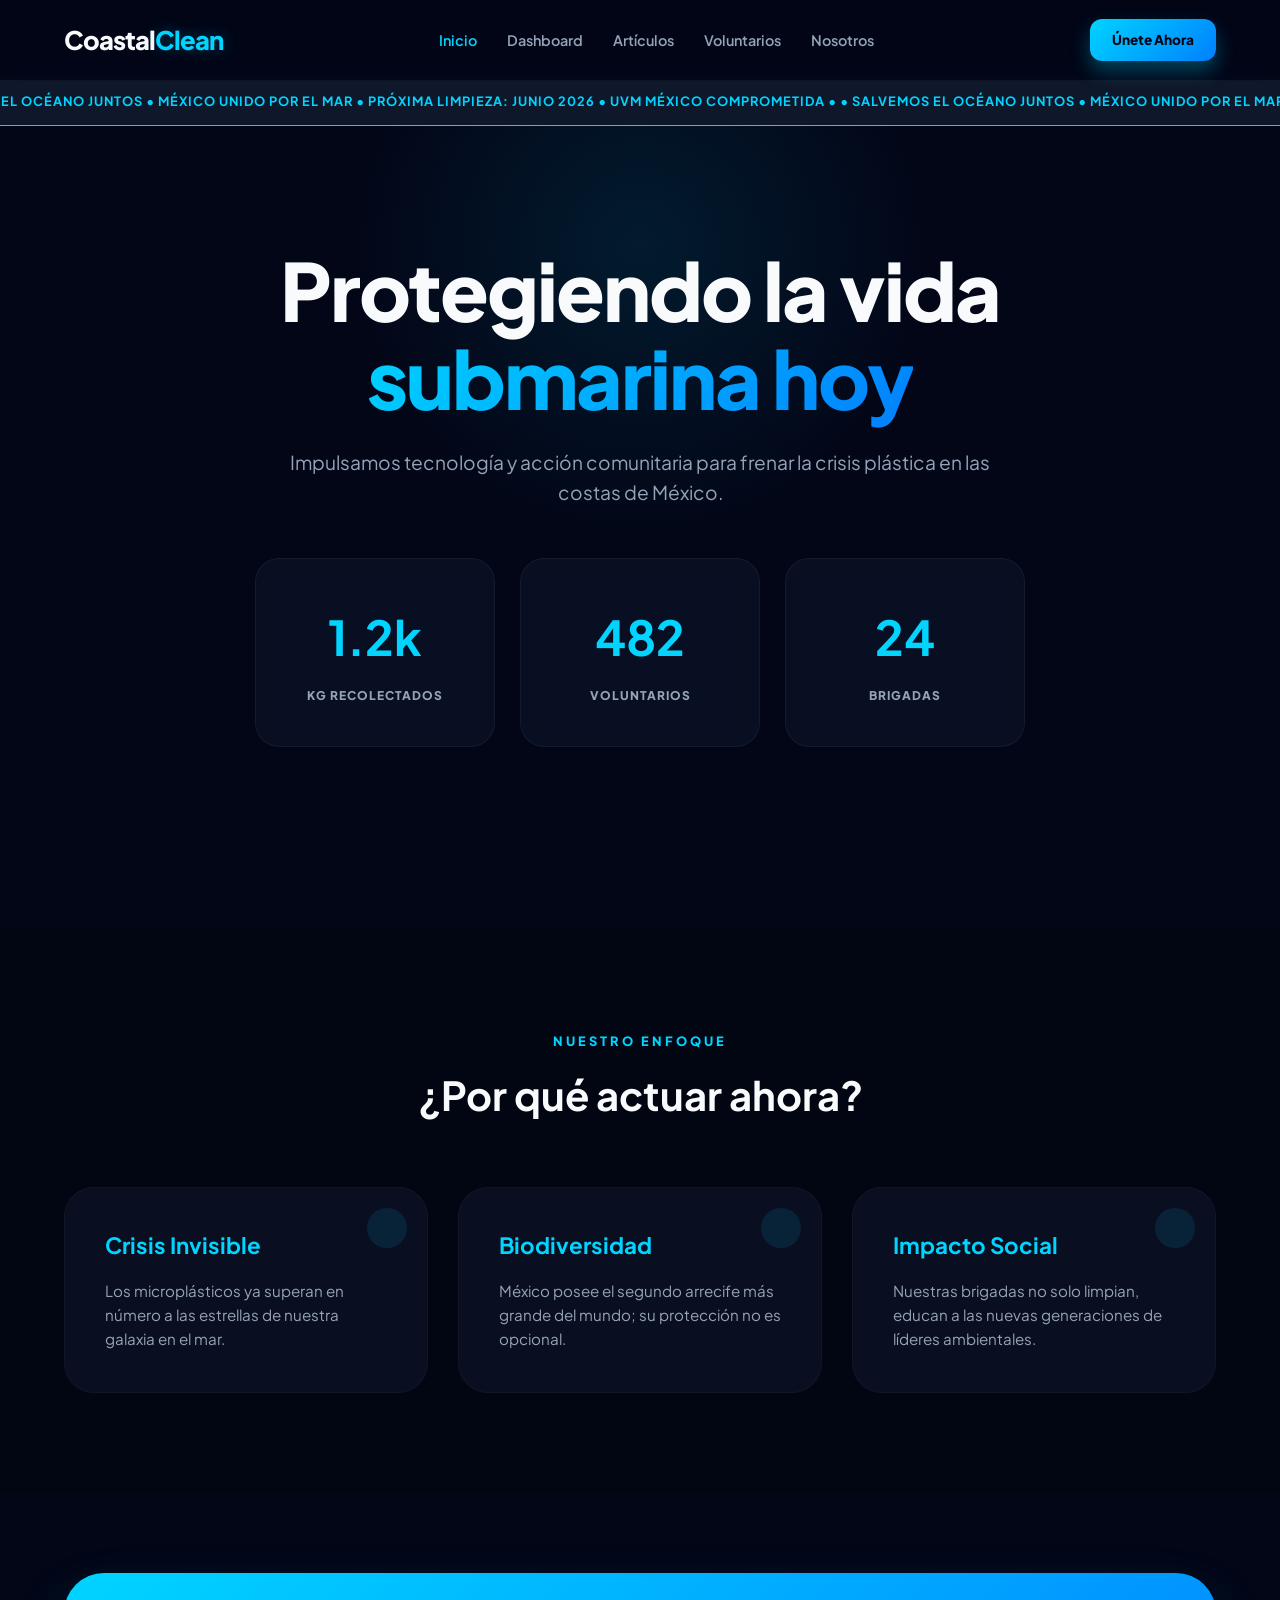
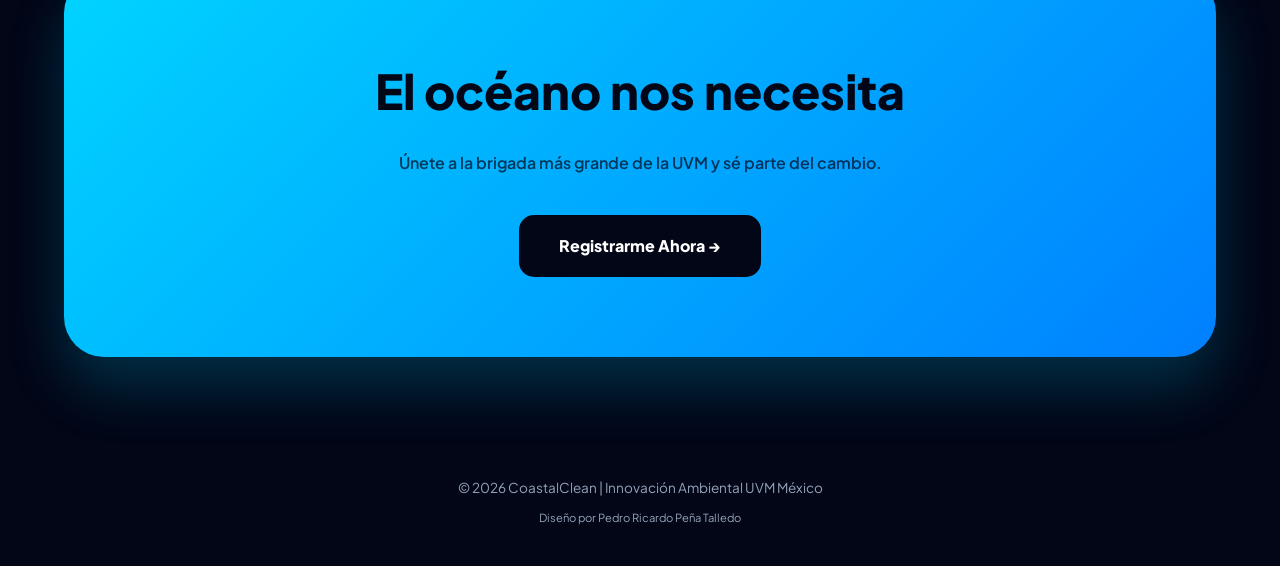
<file: index.html>
<!DOCTYPE html>
<html lang="es">
<head>
    <meta charset="UTF-8">
    <meta name="viewport" content="width=device-width, initial-scale=1.0">
    <title>CoastalClean | Innovación para el Océano</title>
    <!-- Fuentes de Google -->
    <link href="https://fonts.googleapis.com/css2?family=Plus+Jakarta+Sans:wght@300;400;600;800&display=swap" rel="stylesheet">
    
    <style>
        :root {
            --bg-deep: #020617;
            --bg-card: rgba(15, 23, 42, 0.6);
            --accent: #00d4ff;
            --accent-glow: rgba(0, 212, 255, 0.3);
            --text-main: #f8fafc;
            --text-dim: #94a3b8;
            --gradient: linear-gradient(135deg, #00d4ff 0%, #0080ff 100%);
        }

        * { margin: 0; padding: 0; box-sizing: border-box; }

        body {
            background-color: var(--bg-deep);
            color: var(--text-main);
            font-family: 'Plus Jakarta Sans', sans-serif;
            line-height: 1.6;
            overflow-x: hidden;
        }

        /* --- NAVEGACIÓN --- */
        header {
            position: fixed;
            top: 0; width: 100%; z-index: 1000;
            background: rgba(2, 6, 23, 0.8);
            backdrop-filter: blur(15px);
            border-bottom: 1px solid rgba(255,255,255,0.05);
        }

        nav {
            display: flex; justify-content: space-between; align-items: center;
            padding: 1.2rem 5%; max-width: 1400px; margin: 0 auto;
        }

        .logo { font-size: 1.6rem; font-weight: 800; letter-spacing: -1px; }
        .logo span { color: var(--accent); text-shadow: 0 0 15px var(--accent-glow); }

        .nav-links { display: flex; list-style: none; gap: 30px; }
        .nav-links a { 
            color: var(--text-dim); text-decoration: none; 
            font-size: 0.9rem; font-weight: 600; transition: 0.3s;
        }
        .nav-links a:hover { color: var(--accent); }
        .nav-links a.active { color: var(--accent); }

        .btn-top {
            background: var(--gradient); color: var(--bg-deep);
            padding: 10px 22px; border-radius: 12px;
            text-decoration: none; font-weight: 800; font-size: 0.85rem;
            box-shadow: 0 10px 20px var(--accent-glow); transition: 0.3s;
        }
        .btn-top:hover { transform: translateY(-2px); box-shadow: 0 15px 25px var(--accent-glow); }

        /* --- MARQUEE MODERNO --- */
        .marquee-box {
            background: #0f172a; padding: 12px 0; margin-top: 75px;
            border-bottom: 1px solid var(--accent); overflow: hidden;
        }
        #marquee-wrap { white-space: nowrap; display: inline-block; color: var(--accent); font-weight: 700; font-size: 0.8rem; text-transform: uppercase; letter-spacing: 1px; }

        /* --- HERO SECTION --- */
        .hero {
            padding: 120px 5% 80px; text-align: center;
            position: relative; overflow: hidden;
        }

        .hero::before {
            content: ""; position: absolute; top: 0; left: 50%;
            width: 600px; height: 600px; background: radial-gradient(circle, rgba(0,212,255,0.1) 0%, transparent 70%);
            transform: translate(-50%, -30%); z-index: -1;
        }

        .hero h1 { 
            font-size: clamp(2.5rem, 8vw, 5rem); font-weight: 800; 
            line-height: 1.1; letter-spacing: -2px; margin-bottom: 25px;
        }
        .hero h1 span {
            background: var(--gradient); -webkit-background-clip: text; -webkit-text-fill-color: transparent;
        }

        .hero p { color: var(--text-dim); font-size: 1.2rem; max-width: 700px; margin: 0 auto 50px; }

        /* --- STATS CARDS --- */
        .stats-container {
            display: flex; justify-content: center; gap: 25px; flex-wrap: wrap; margin-bottom: 100px;
        }

        .stat-card {
            background: var(--bg-card); border: 1px solid rgba(255,255,255,0.05);
            padding: 40px; border-radius: 24px; min-width: 240px;
            transition: 0.4s cubic-bezier(0.175, 0.885, 0.32, 1.275);
            backdrop-filter: blur(10px);
        }

        .stat-card:hover { border-color: var(--accent); transform: translateY(-10px); background: rgba(0,212,255,0.03); }
        .stat-card strong { display: block; font-size: 3rem; color: var(--accent); margin-bottom: 5px; }
        .stat-card span { color: var(--text-dim); text-transform: uppercase; font-size: 0.75rem; font-weight: 800; letter-spacing: 1px; }

        /* --- SECCIÓN PROBLEMA --- */
        .problem { padding: 100px 5%; background: rgba(0,0,0,0.2); }
        .section-header { text-align: center; margin-bottom: 60px; }
        .section-header span { color: var(--accent); font-weight: 800; letter-spacing: 3px; font-size: 0.8rem; }
        .section-header h2 { font-size: 2.5rem; margin-top: 10px; }

        .problem-grid {
            display: grid; grid-template-columns: repeat(auto-fit, minmax(280px, 1fr));
            gap: 30px; max-width: 1200px; margin: 0 auto;
        }

        .p-card {
            background: var(--bg-card); padding: 40px; border-radius: 30px;
            border: 1px solid rgba(255,255,255,0.03); position: relative;
        }
        .p-card::after {
            content: ""; position: absolute; top: 20px; right: 20px;
            width: 40px; height: 40px; background: var(--accent); opacity: 0.1; border-radius: 50%;
        }
        .p-card h3 { color: var(--accent); margin-bottom: 15px; font-size: 1.4rem; }
        .p-card p { color: var(--text-dim); font-size: 0.95rem; }

        /* --- CALL TO ACTION --- */
        .cta-section { padding: 80px 5%; }
        .cta-box {
            background: var(--gradient); border-radius: 40px;
            padding: 80px 40px; text-align: center; position: relative; overflow: hidden;
            box-shadow: 0 30px 60px rgba(0,212,255,0.2);
        }
        .cta-box h2 { color: var(--bg-deep); font-size: 3rem; font-weight: 800; margin-bottom: 20px; }
        .cta-box p { color: rgba(2, 6, 23, 0.7); font-weight: 600; margin-bottom: 40px; }
        
        .btn-dark {
            background: var(--bg-deep); color: white;
            padding: 18px 40px; border-radius: 15px;
            text-decoration: none; font-weight: 800; transition: 0.3s;
            display: inline-block;
        }
        .btn-dark:hover { transform: scale(1.05); background: #000; }

        footer { padding: 40px; text-align: center; color: var(--text-dim); font-size: 0.85rem; }

        /* ANIMACIONES */
        [data-reveal] { opacity: 0; transform: translateY(30px); transition: 0.8s ease-out; }
        [data-reveal].active { opacity: 1; transform: translateY(0); }
    </style>
</head>
<body>

    <header>
        <nav>
            <div class="logo">Coastal<span>Clean</span></div>
            <ul class="nav-links">
                <li><a href="index.html" class="active">Inicio</a></li>
                <li><a href="dashboard.html">Dashboard</a></li>
                <li><a href="articulos.html">Artículos</a></li>
                <li><a href="registro.html">Voluntarios</a></li>
                <li><a href="nosotros.html">Nosotros</a></li>
            </ul>
            <a href="registro.html" class="btn-top">Únete Ahora</a>
        </nav>
    </header>

    <div class="marquee-box">
        <div id="marquee-wrap">
            • SALVEMOS EL OCÉANO JUNTOS • MÉXICO UNIDO POR EL MAR • PRÓXIMA LIMPIEZA: JUNIO 2026 • UVM MÉXICO COMPROMETIDA •
        </div>
    </div>

    <main>
        <section class="hero">
            <h1 data-reveal>Protegiendo la vida <br><span>submarina hoy</span></h1>
            <p data-reveal>Impulsamos tecnología y acción comunitaria para frenar la crisis plástica en las costas de México.</p>
            
            <div class="stats-container" data-reveal>
                <div class="stat-card">
                    <strong>1.2k</strong>
                    <span>Kg Recolectados</span>
                </div>
                <div class="stat-card">
                    <strong>482</strong>
                    <span>Voluntarios</span>
                </div>
                <div class="stat-card">
                    <strong>24</strong>
                    <span>Brigadas</span>
                </div>
            </div>
        </section>

        <section class="problem">
            <div class="section-header" data-reveal>
                <span>NUESTRO ENFOQUE</span>
                <h2>¿Por qué actuar ahora?</h2>
            </div>
            
            <div class="problem-grid">
                <div class="p-card" data-reveal>
                    <h3>Crisis Invisible</h3>
                    <p>Los microplásticos ya superan en número a las estrellas de nuestra galaxia en el mar.</p>
                </div>
                <div class="p-card" data-reveal>
                    <h3>Biodiversidad</h3>
                    <p>México posee el segundo arrecife más grande del mundo; su protección no es opcional.</p>
                </div>
                <div class="p-card" data-reveal>
                    <h3>Impacto Social</h3>
                    <p>Nuestras brigadas no solo limpian, educan a las nuevas generaciones de líderes ambientales.</p>
                </div>
            </div>
        </section>

        <section class="cta-section" data-reveal>
            <div class="cta-box">
                <h2>El océano nos necesita</h2>
                <p>Únete a la brigada más grande de la UVM y sé parte del cambio.</p>
                <a href="registro.html" class="btn-dark">Registrarme Ahora →</a>
            </div>
        </section>
    </main>

    <footer>
        <p>&copy; 2026 CoastalClean | Innovación Ambiental UVM México</p>
        <p style="margin-top: 10px; font-size: 0.7rem;">Diseño por Pedro Ricardo Peña Talledo</p>
    </footer>

    <script>
        // Lógica del Marquee
        const mq = document.getElementById('marquee-wrap');
        mq.innerHTML += " " + mq.innerHTML;
        let x = 0;
        function move() {
            x -= 1.2;
            if (Math.abs(x) >= mq.scrollWidth / 2) x = 0;
            mq.style.transform = `translateX(${x}px)`;
            requestAnimationFrame(move);
        }
        move();

        // Lógica de Revelado al Scroll
        const observer = new IntersectionObserver((entries) => {
            entries.forEach(entry => {
                if (entry.isIntersecting) entry.target.classList.add('active');
            });
        }, { threshold: 0.1 });

        document.querySelectorAll('[data-reveal]').forEach(el => observer.observe(el));
    </script>
</body>
</html>
</file>
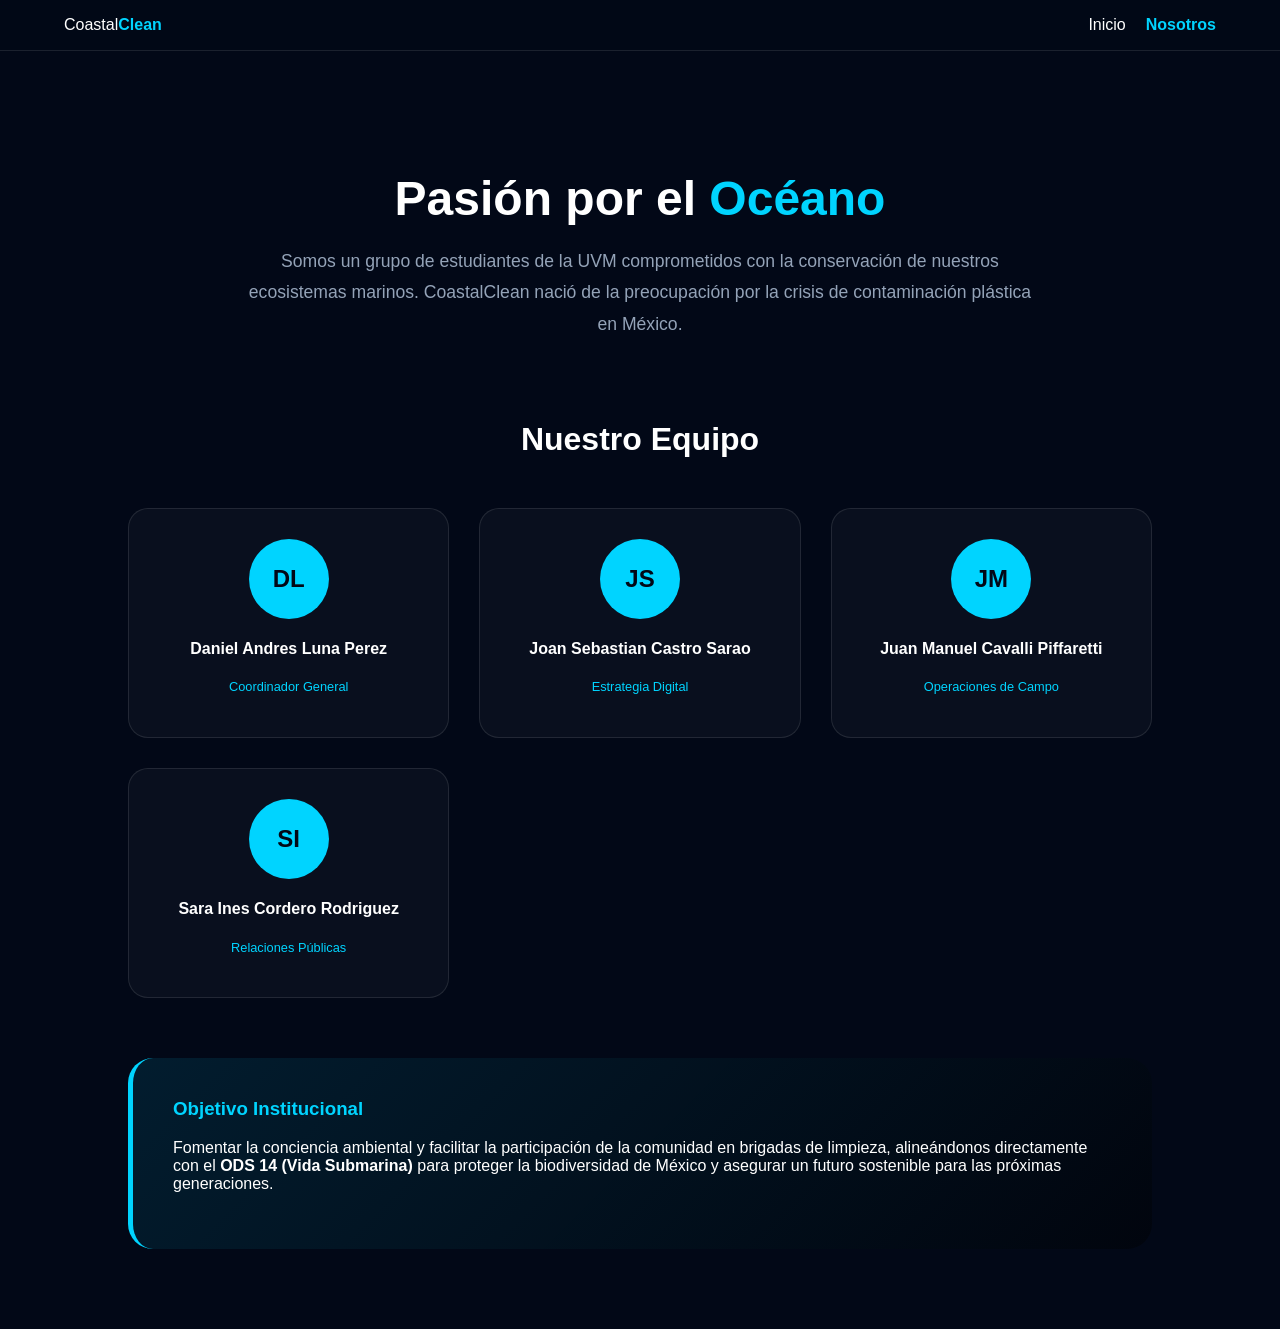
<file: nosotros.html>
<!DOCTYPE html>
<html lang="es">
<head>
    <meta charset="UTF-8">
    <title>CoastalClean - Quiénes Somos</title>
    <style>
        :root { --bg: #020817; --accent: #00d4ff; }
        body { background: var(--bg); color: white; font-family: 'Inter', sans-serif; margin: 0; }
        header { background: rgba(2, 8, 23, 0.9); padding: 1rem 5%; display: flex; justify-content: space-between; align-items: center; border-bottom: 1px solid rgba(255,255,255,0.1); }
        .logo span { color: var(--accent); font-weight: bold; }
        .container { padding: 80px 10%; max-width: 1200px; margin: 0 auto; }
        
        .hero-nosotros { text-align: center; margin-bottom: 80px; }
        .hero-nosotros h1 { font-size: 3rem; margin-bottom: 20px; }
        .hero-nosotros p { color: #94a3b8; font-size: 1.1rem; max-width: 800px; margin: 0 auto; line-height: 1.8; }
        
        .team-grid { display: grid; grid-template-columns: repeat(auto-fit, minmax(250px, 1fr)); gap: 30px; margin: 50px 0; }
        .member-card { background: rgba(255,255,255,0.03); border: 1px solid rgba(255,255,255,0.1); padding: 30px; border-radius: 20px; text-align: center; transition: 0.3s; }
        .member-card:hover { border-color: var(--accent); background: rgba(0,212,255,0.05); }
        .avatar { width: 80px; height: 80px; background: var(--accent); border-radius: 50%; margin: 0 auto 15px; display: flex; align-items: center; justify-content: center; font-weight: bold; color: #020817; font-size: 1.5rem; }
        
        .ods-box { background: linear-gradient(135deg, rgba(0,212,255,0.1), rgba(0,0,0,0.4)); padding: 40px; border-radius: 25px; border-left: 5px solid var(--accent); margin-top: 60px; }
        .ods-box h3 { color: var(--accent); margin-top: 0; }
    </style>
</head>
<body>
    <header>
        <div class="logo">Coastal<span>Clean</span></div>
        <nav style="display:flex; gap:20px;">
            <a href="index.html" style="color:#fff; text-decoration:none;">Inicio</a>
            <a href="nosotros.html" style="color:var(--accent); text-decoration:none; font-weight:bold;">Nosotros</a>
        </nav>
    </header>
    
    <main class="container">
        <section class="hero-nosotros">
            <h1>Pasión por el <span style="color:var(--accent)">Océano</span></h1>
            <p>Somos un grupo de estudiantes de la UVM comprometidos con la conservación de nuestros ecosistemas marinos. CoastalClean nació de la preocupación por la crisis de contaminación plástica en México.</p>
        </section>

        <section>
            <h2 style="text-align:center; font-size:2rem;">Nuestro Equipo</h2>
            <div class="team-grid">
                <div class="member-card"><div class="avatar">DL</div><h4>Daniel Andres Luna Perez</h4><p style="color:var(--accent); font-size:0.8rem;">Coordinador General</p></div>
                <div class="member-card"><div class="avatar">JS</div><h4>Joan Sebastian Castro Sarao</h4><p style="color:var(--accent); font-size:0.8rem;">Estrategia Digital</p></div>
                <div class="member-card"><div class="avatar">JM</div><h4>Juan Manuel Cavalli Piffaretti</h4><p style="color:var(--accent); font-size:0.8rem;">Operaciones de Campo</p></div>
                <div class="member-card"><div class="avatar">SI</div><h4>Sara Ines Cordero Rodriguez</h4><p style="color:var(--accent); font-size:0.8rem;">Relaciones Públicas</p></div>
            </div>
        </section>

        <div class="ods-box">
            <h3>Objetivo Institucional</h3>
            <p>Fomentar la conciencia ambiental y facilitar la participación de la comunidad en brigadas de limpieza, alineándonos directamente con el <strong>ODS 14 (Vida Submarina)</strong> para proteger la biodiversidad de México y asegurar un futuro sostenible para las próximas generaciones.</p>
        </div>
    </main>
</body>
</html>
</file>
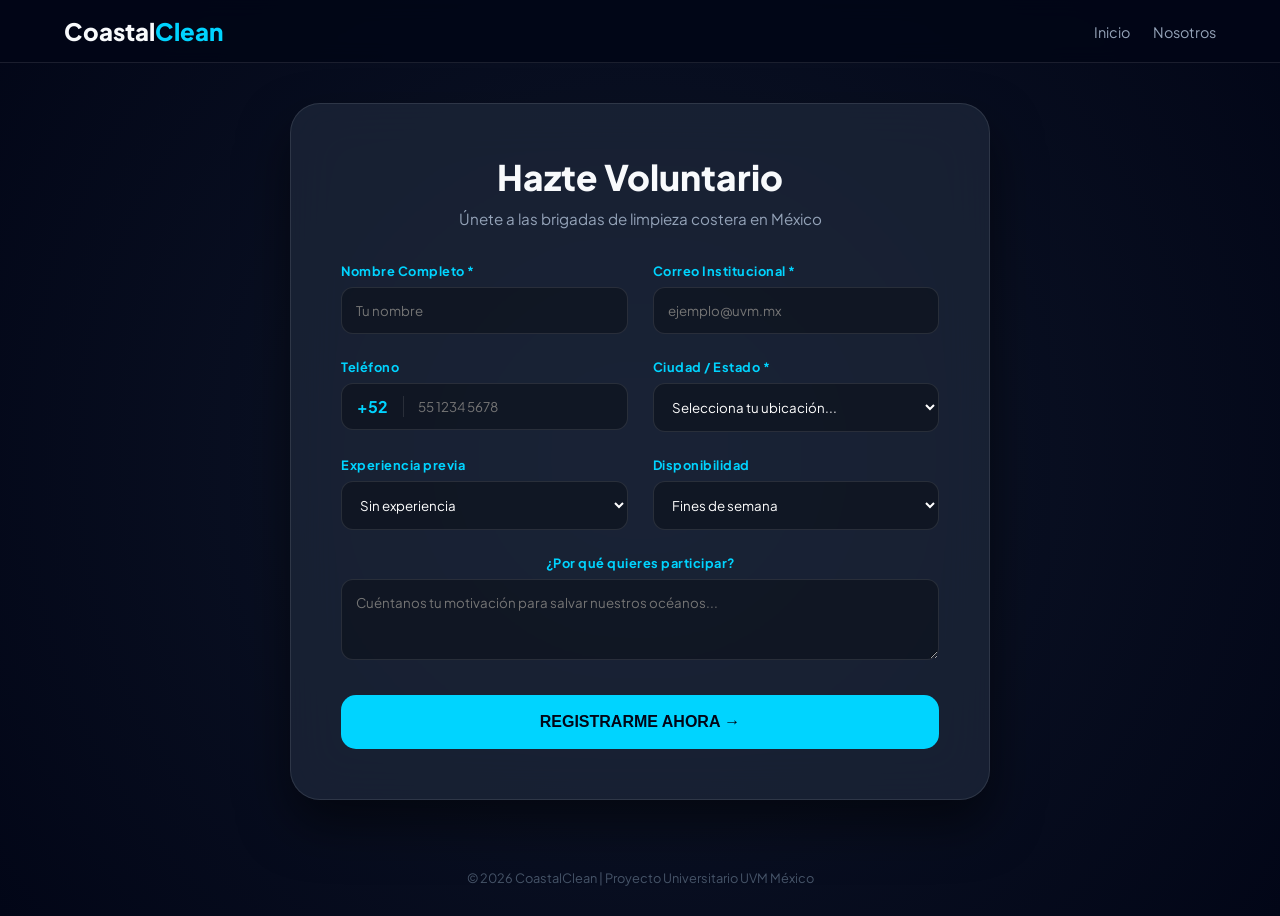
<file: registro.html>
<!DOCTYPE html>
<html lang="es">
<head>
    <meta charset="UTF-8">
    <meta name="viewport" content="width=device-width, initial-scale=1.0">
    <title>CoastalClean - Registro de Voluntarios México</title>
    <!-- Fuente Premium -->
    <link href="https://fonts.googleapis.com/css2?family=Plus+Jakarta+Sans:wght@300;400;600;800&display=swap" rel="stylesheet">
    
    <style>
        :root {
            --bg: #020617;
            --accent: #00d4ff;
            --glass: rgba(30, 41, 59, 0.7);
            --border: rgba(255, 255, 255, 0.1);
            --text: #f8fafc;
        }

        * { margin: 0; padding: 0; box-sizing: border-box; }
        
        body { 
            background: radial-gradient(circle at center, #0f172a, var(--bg)); 
            color: var(--text); 
            font-family: 'Plus Jakarta Sans', sans-serif; 
            display: flex; 
            flex-direction: column;
            min-height: 100vh; 
        }

        /* --- NAVEGACIÓN --- */
        header { 
            background: rgba(2, 6, 23, 0.9); 
            backdrop-filter: blur(10px); 
            padding: 1rem 5%; 
            border-bottom: 1px solid var(--border);
        }
        nav { 
            display: flex; 
            justify-content: space-between; 
            align-items: center; 
            max-width: 1400px; 
            margin: 0 auto; 
            width: 100%;
        }
        .logo { font-size: 1.5rem; font-weight: 800; }
        .logo span { color: var(--accent); }
        .nav-links a { 
            color: #94a3b8; 
            text-decoration: none; 
            font-size: 0.9rem; 
            margin-left: 20px;
        }

        /* --- CONTENEDOR DEL FORMULARIO --- */
        .main-content {
            flex-grow: 1;
            display: flex;
            justify-content: center;
            align-items: center;
            padding: 40px 20px;
        }

        .form-container { 
            background: var(--glass); 
            backdrop-filter: blur(25px); 
            border: 1px solid var(--border); 
            padding: 50px; 
            border-radius: 30px; 
            width: 100%; 
            max-width: 700px; 
            box-shadow: 0 25px 50px rgba(0,0,0,0.5); 
            text-align: center;
        }
        
        h2 { font-size: 2.2rem; margin-bottom: 10px; font-weight: 800; }
        p.subtitle { color: #94a3b8; margin-bottom: 35px; font-size: 0.95rem; }
        
        .form-grid { 
            display: grid; 
            grid-template-columns: repeat(auto-fit, minmax(280px, 1fr)); 
            gap: 25px; 
            margin-bottom: 25px; 
            text-align: left;
        }

        .input-group { display: flex; flex-direction: column; gap: 8px; }
        label { font-size: 0.8rem; font-weight: 700; color: var(--accent); letter-spacing: 0.5px; }
        
        input, select, textarea { 
            background: rgba(0,0,0,0.3); 
            border: 1px solid var(--border); 
            padding: 14px; 
            border-radius: 12px; 
            color: white; 
            font-family: inherit; 
            transition: 0.3s; 
            width: 100%;
        }

        input:focus, select:focus { 
            border-color: var(--accent); 
            box-shadow: 0 0 15px rgba(0,212,255,0.2); 
            outline: none; 
        }

        /* --- ESTILO PARA EL SELECT (SCROLLABLE) --- */
        select option {
            background: #0f172a; /* Fondo oscuro para las ciudades */
            color: white;
        }

        .phone-box { 
            display: flex; 
            align-items: center; 
            background: rgba(0,0,0,0.3); 
            border: 1px solid var(--border); 
            border-radius: 12px; 
            overflow: hidden;
        }
        .phone-box span { 
            padding: 0 15px; 
            color: var(--accent); 
            font-weight: bold; 
            border-right: 1px solid var(--border); 
        }
        .phone-box input { border: none; background: transparent; }
        
        .btn-reg { 
            background: var(--accent); 
            color: #020617; 
            border: none; 
            padding: 18px; 
            border-radius: 15px; 
            font-weight: 800; 
            font-size: 1rem; 
            cursor: pointer; 
            transition: 0.4s; 
            width: 100%; 
            margin-top: 10px;
            text-transform: uppercase;
        }
        .btn-reg:hover { 
            transform: translateY(-3px); 
            box-shadow: 0 15px 30px rgba(0,212,255,0.4); 
            background: #fff; 
        }

        footer { padding: 30px; text-align: center; color: #475569; font-size: 0.8rem; }
    </style>
</head>
<body>

    <header>
        <nav>
            <div class="logo">Coastal<span>Clean</span></div>
            <div class="nav-links">
                <a href="index.html">Inicio</a>
                <a href="nosotros.html">Nosotros</a>
            </div>
        </nav>
    </header>

    <main class="main-content">
        <div class="form-container">
            <h2>Hazte Voluntario</h2>
            <p class="subtitle">Únete a las brigadas de limpieza costera en México</p>
            
            <form onsubmit="alert('¡Registro exitoso, Pedro! Nos vemos en la próxima brigada.'); return false;">
                <div class="form-grid">
                    <div class="input-group">
                        <label>Nombre Completo *</label>
                        <input type="text" placeholder="Tu nombre" required>
                    </div>
                    <div class="input-group">
                        <label>Correo Institucional *</label>
                        <input type="email" placeholder="ejemplo@uvm.mx" required>
                    </div>
                    <div class="input-group">
                        <label>Teléfono</label>
                        <div class="phone-box">
                            <span>+52</span>
                            <input type="tel" placeholder="55 1234 5678" required>
                        </div>
                    </div>
                    <div class="input-group">
                        <label>Ciudad / Estado *</label>
                        <select required>
                            <option value="" disabled selected>Selecciona tu ubicación...</option>
                            <option>Aguascalientes</option>
                            <option>Baja California</option>
                            <option>Baja California Sur</option>
                            <option>Campeche</option>
                            <option>Chiapas</option>
                            <option>Chihuahua</option>
                            <option>Ciudad de México</option>
                            <option>Coahuila</option>
                            <option>Colima</option>
                            <option>Durango</option>
                            <option>Estado de México</option>
                            <option>Guanajuato</option>
                            <option>Guerrero</option>
                            <option>Hidalgo</option>
                            <option>Jalisco</option>
                            <option>Michoacán</option>
                            <option>Morelos</option>
                            <option>Nayarit</option>
                            <option>Nuevo León</option>
                            <option>Oaxaca</option>
                            <option>Puebla</option>
                            <option>Querétaro</option>
                            <option>Quintana Roo</option>
                            <option>San Luis Potosí</option>
                            <option>Sinaloa</option>
                            <option>Sonora</option>
                            <option>Tabasco</option>
                            <option>Tamaulipas</option>
                            <option>Tlaxcala</option>
                            <option>Veracruz</option>
                            <option>Yucatán</option>
                            <option>Zacatecas</option>
                        </select>
                    </div>
                </div>

                <div class="form-grid">
                    <div class="input-group">
                        <label>Experiencia previa</label>
                        <select>
                            <option>Sin experiencia</option>
                            <option>He participado en brigadas</option>
                            <option>Líder de grupo ambiental</option>
                        </select>
                    </div>
                    <div class="input-group">
                        <label>Disponibilidad</label>
                        <select>
                            <option>Fines de semana</option>
                            <option>Entre semana (Tardes)</option>
                            <option>Solo eventos especiales</option>
                        </select>
                    </div>
                </div>

                <div class="input-group" style="margin-bottom: 25px;">
                    <label>¿Por qué quieres participar?</label>
                    <textarea rows="3" placeholder="Cuéntanos tu motivación para salvar nuestros océanos..."></textarea>
                </div>

                <button type="submit" class="btn-reg">Registrarme Ahora →</button>
            </form>
        </div>
    </main>

    <footer>
        <p>&copy; 2026 CoastalClean | Proyecto Universitario UVM México</p>
    </footer>

</body>
</html>
</file>
